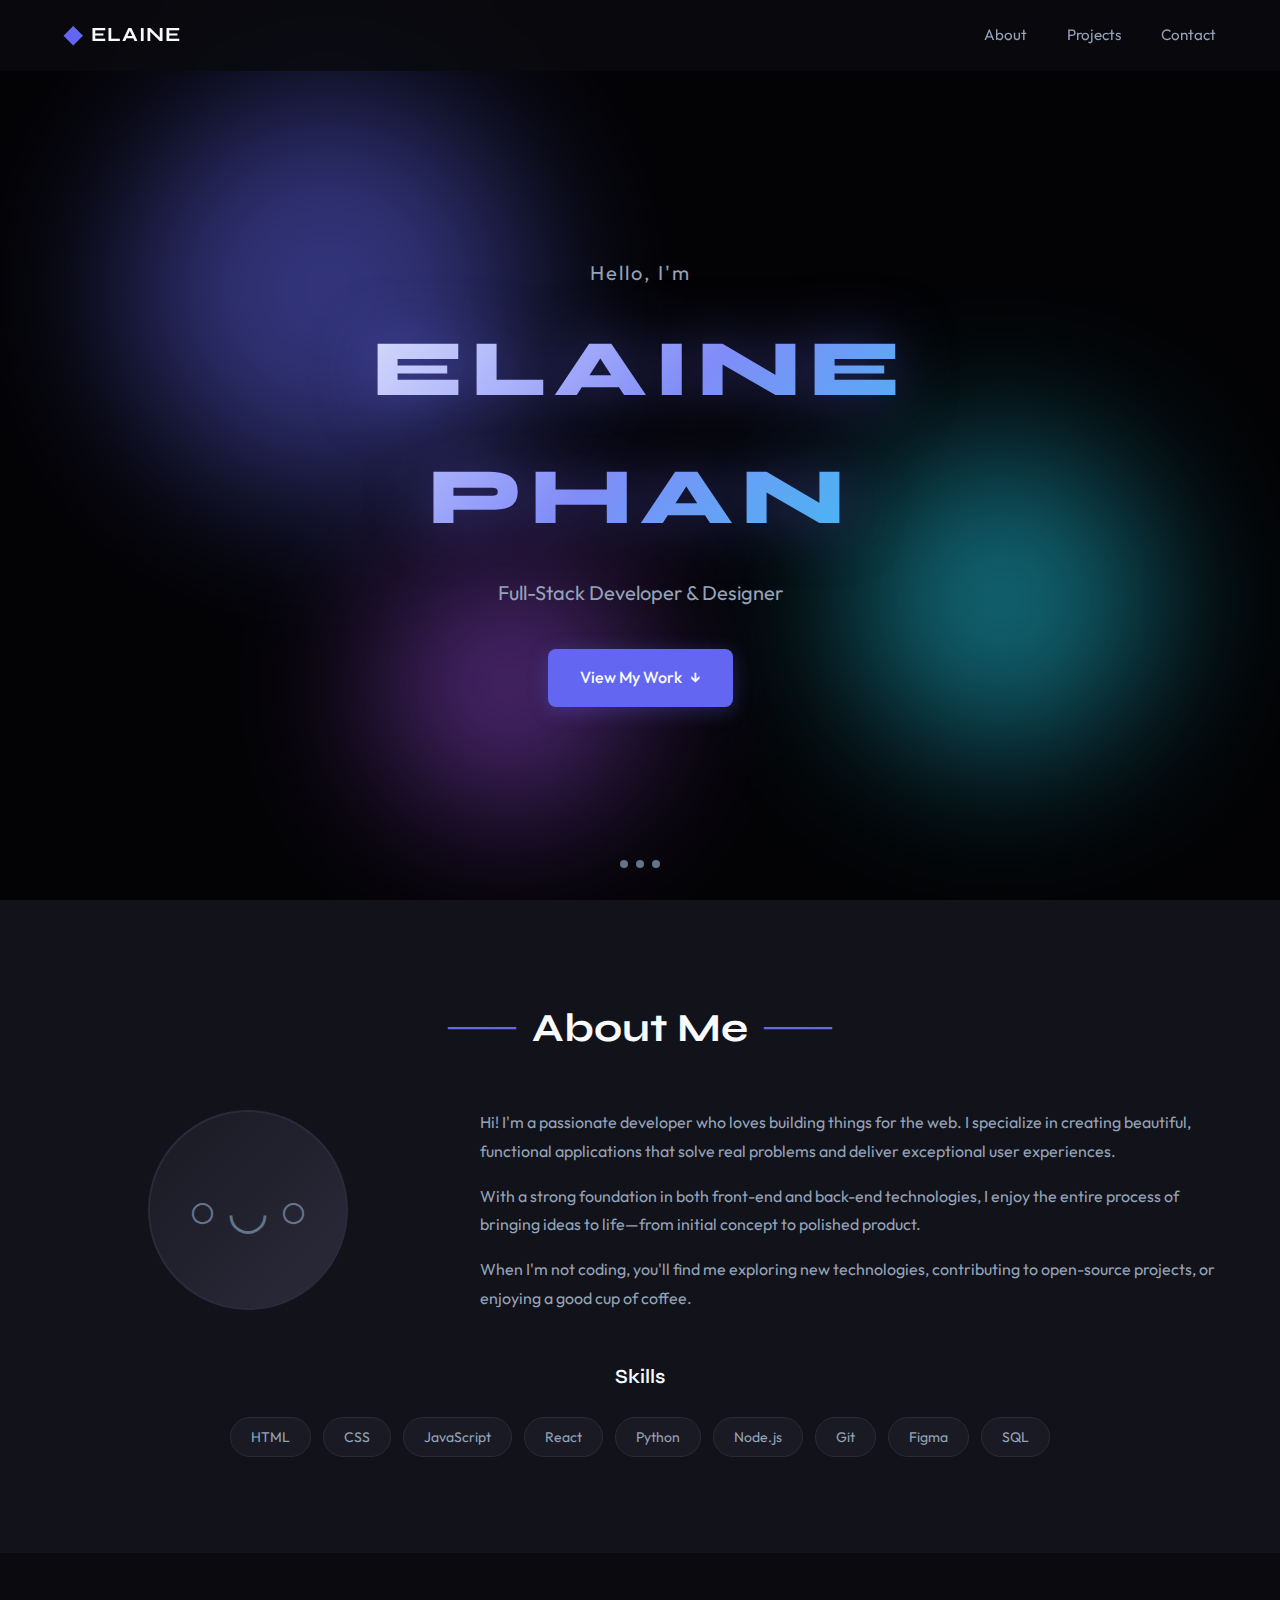
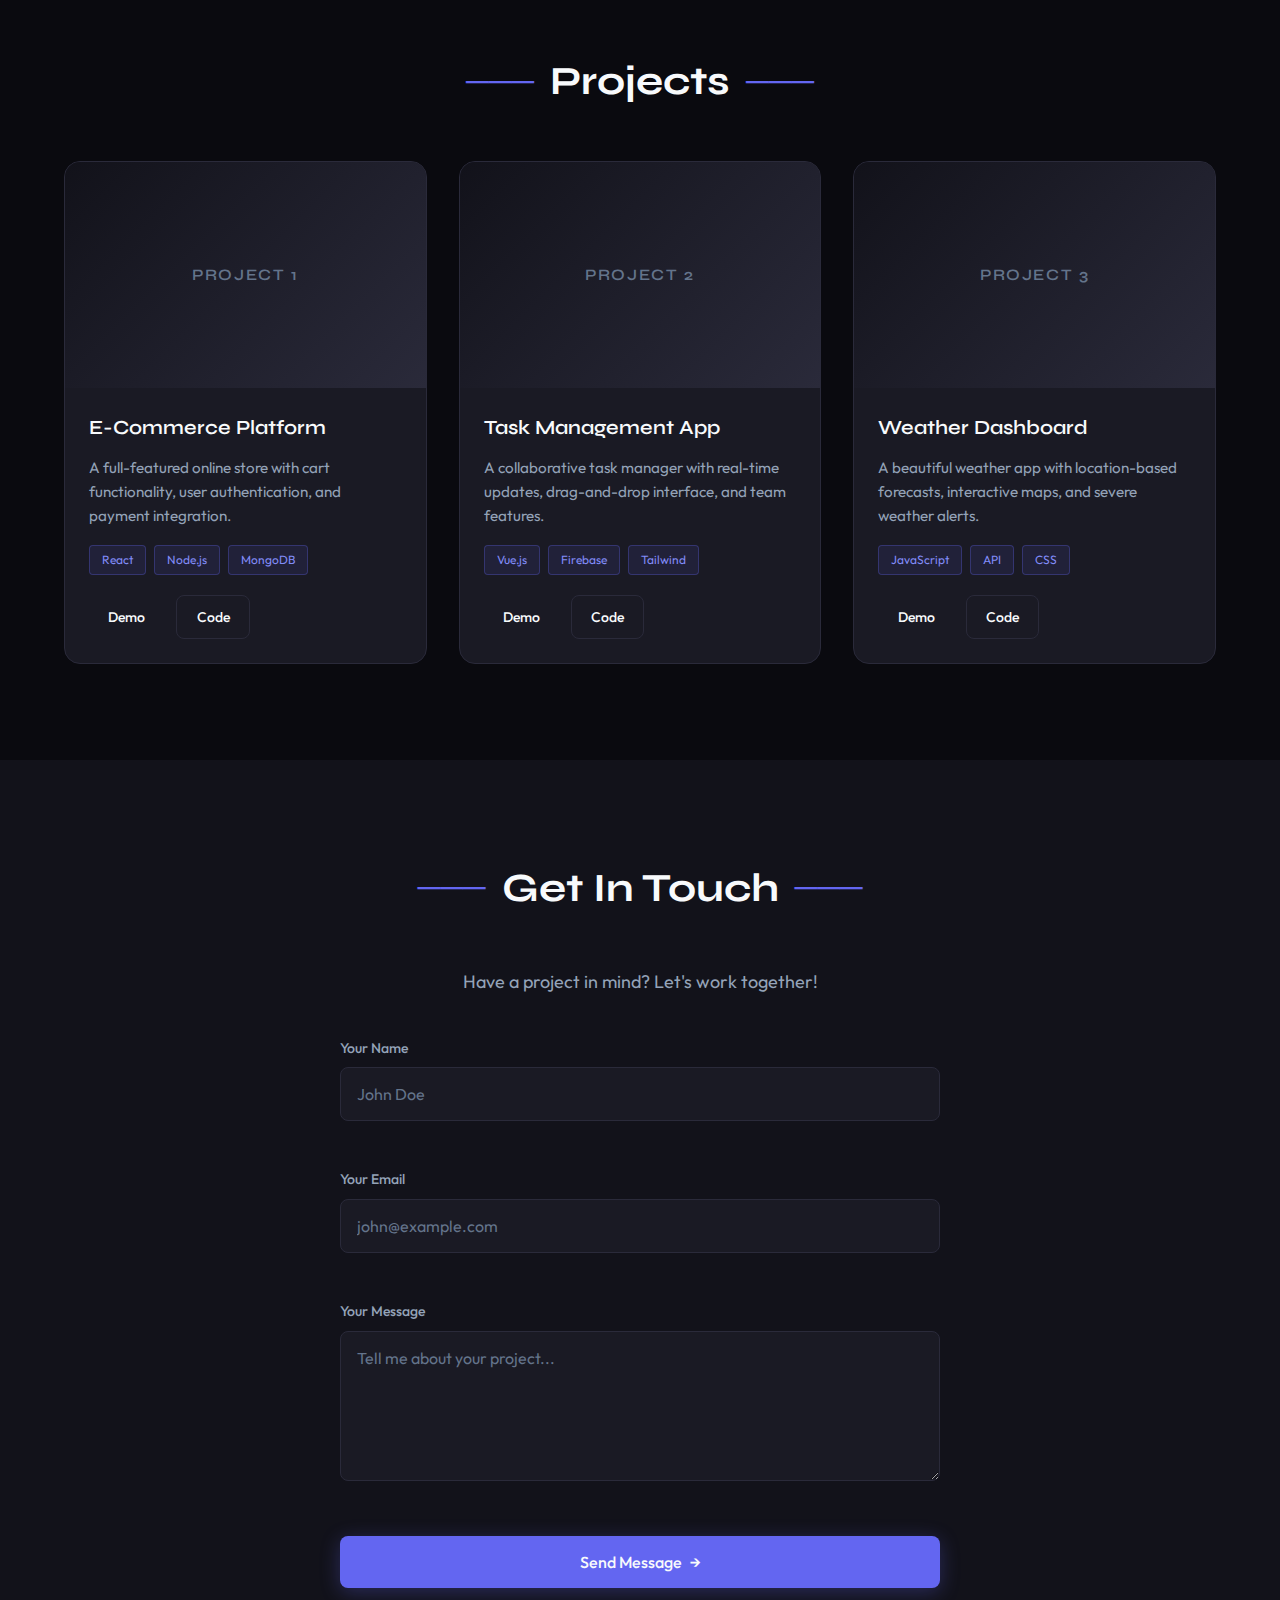
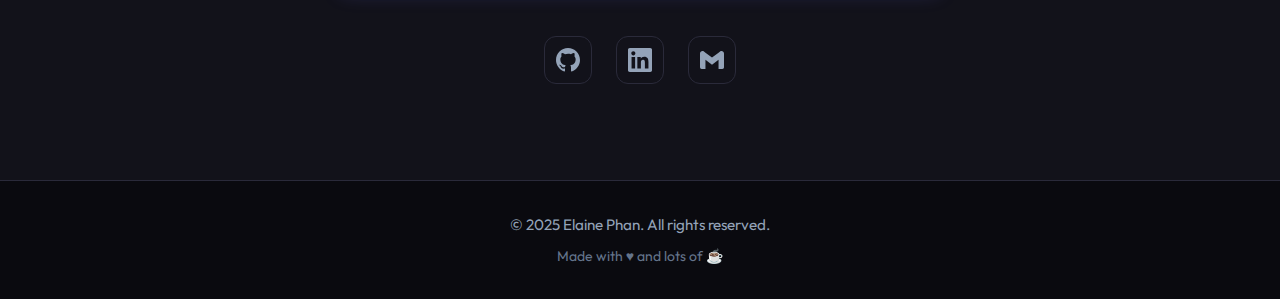
<file: index.html>
<!DOCTYPE html>
<html lang="en">
<head>
    <meta charset="UTF-8">
    <meta name="viewport" content="width=device-width, initial-scale=1.0">
    <title>Elaine Phan | Full-Stack Developer</title>
    <link rel="preconnect" href="https://fonts.googleapis.com">
    <link rel="preconnect" href="https://fonts.gstatic.com" crossorigin>
    <link href="https://fonts.googleapis.com/css2?family=Outfit:wght@300;400;500;600;700&family=Syne:wght@400;500;600;700;800&display=swap" rel="stylesheet">
    <link rel="stylesheet" href="style.css">
</head>
<body>
    <!-- Navigation -->
    <nav class="navbar" id="navbar">
        <div class="nav-container">
            <a href="#hero" class="nav-logo">
                <span class="logo-icon">◆</span>
                <span class="logo-text">ELAINE</span>
            </a>
            <ul class="nav-menu" id="nav-menu">
                <li><a href="#about" class="nav-link">About</a></li>
                <li><a href="#projects" class="nav-link">Projects</a></li>
                <li><a href="#contact" class="nav-link">Contact</a></li>
            </ul>
            <button class="nav-toggle" id="nav-toggle" aria-label="Toggle navigation">
                <span class="hamburger"></span>
            </button>
        </div>
    </nav>

    <!-- Hero Section -->
    <section class="hero" id="hero">
        <div class="hero-bg">
            <div class="hero-shape hero-shape-1"></div>
            <div class="hero-shape hero-shape-2"></div>
            <div class="hero-shape hero-shape-3"></div>
        </div>
        <div class="hero-content">
            <p class="hero-greeting">Hello, I'm</p>
            <h1 class="hero-name">ELAINE PHAN</h1>
            <p class="hero-tagline">Full-Stack Developer & Designer</p>
            <a href="#projects" class="btn btn-primary">
                View My Work
                <span class="btn-arrow">↓</span>
            </a>
        </div>
        <div class="scroll-indicator">
            <span class="scroll-dot"></span>
            <span class="scroll-dot"></span>
            <span class="scroll-dot"></span>
        </div>
    </section>

    <!-- About Section -->
    <section class="about" id="about">
        <div class="container">
            <h2 class="section-title">
                <span class="title-decoration">───</span>
                About Me
                <span class="title-decoration">───</span>
            </h2>
            <div class="about-content">
                <div class="about-image">
                    <div class="image-placeholder">
                        <span class="placeholder-face">○ ◡ ○</span>
                    </div>
                </div>
                <div class="about-text">
                    <p>Hi! I'm a passionate developer who loves building things for the web. I specialize in creating beautiful, functional applications that solve real problems and deliver exceptional user experiences.</p>
                    <p>With a strong foundation in both front-end and back-end technologies, I enjoy the entire process of bringing ideas to life—from initial concept to polished product.</p>
                    <p>When I'm not coding, you'll find me exploring new technologies, contributing to open-source projects, or enjoying a good cup of coffee.</p>
                </div>
            </div>
            <div class="skills">
                <h3 class="skills-title">Skills</h3>
                <div class="skills-grid">
                    <span class="skill-tag">HTML</span>
                    <span class="skill-tag">CSS</span>
                    <span class="skill-tag">JavaScript</span>
                    <span class="skill-tag">React</span>
                    <span class="skill-tag">Python</span>
                    <span class="skill-tag">Node.js</span>
                    <span class="skill-tag">Git</span>
                    <span class="skill-tag">Figma</span>
                    <span class="skill-tag">SQL</span>
                </div>
            </div>
        </div>
    </section>

    <!-- Projects Section -->
    <section class="projects" id="projects">
        <div class="container">
            <h2 class="section-title">
                <span class="title-decoration">───</span>
                Projects
                <span class="title-decoration">───</span>
            </h2>
            <div class="projects-grid">
                <!-- Project Card 1 -->
                <article class="project-card">
                    <div class="project-image">
                        <div class="project-placeholder">
                            <span>PROJECT 1</span>
                        </div>
                    </div>
                    <div class="project-info">
                        <h3 class="project-title">E-Commerce Platform</h3>
                        <p class="project-description">A full-featured online store with cart functionality, user authentication, and payment integration.</p>
                        <div class="project-tags">
                            <span class="tech-tag">React</span>
                            <span class="tech-tag">Node.js</span>
                            <span class="tech-tag">MongoDB</span>
                        </div>
                        <div class="project-links">
                            <a href="#" class="btn btn-small">Demo</a>
                            <a href="#" class="btn btn-small btn-outline">Code</a>
                        </div>
                    </div>
                </article>

                <!-- Project Card 2 -->
                <article class="project-card">
                    <div class="project-image">
                        <div class="project-placeholder">
                            <span>PROJECT 2</span>
                        </div>
                    </div>
                    <div class="project-info">
                        <h3 class="project-title">Task Management App</h3>
                        <p class="project-description">A collaborative task manager with real-time updates, drag-and-drop interface, and team features.</p>
                        <div class="project-tags">
                            <span class="tech-tag">Vue.js</span>
                            <span class="tech-tag">Firebase</span>
                            <span class="tech-tag">Tailwind</span>
                        </div>
                        <div class="project-links">
                            <a href="#" class="btn btn-small">Demo</a>
                            <a href="#" class="btn btn-small btn-outline">Code</a>
                        </div>
                    </div>
                </article>

                <!-- Project Card 3 -->
                <article class="project-card">
                    <div class="project-image">
                        <div class="project-placeholder">
                            <span>PROJECT 3</span>
                        </div>
                    </div>
                    <div class="project-info">
                        <h3 class="project-title">Weather Dashboard</h3>
                        <p class="project-description">A beautiful weather app with location-based forecasts, interactive maps, and severe weather alerts.</p>
                        <div class="project-tags">
                            <span class="tech-tag">JavaScript</span>
                            <span class="tech-tag">API</span>
                            <span class="tech-tag">CSS</span>
                        </div>
                        <div class="project-links">
                            <a href="#" class="btn btn-small">Demo</a>
                            <a href="#" class="btn btn-small btn-outline">Code</a>
                        </div>
                    </div>
                </article>
            </div>
        </div>
    </section>

    <!-- Contact Section -->
    <section class="contact" id="contact">
        <div class="container">
            <h2 class="section-title">
                <span class="title-decoration">───</span>
                Get In Touch
                <span class="title-decoration">───</span>
            </h2>
            <p class="contact-intro">Have a project in mind? Let's work together!</p>
            
            <form class="contact-form" id="contact-form">
                <div class="form-group">
                    <label for="name" class="form-label">Your Name</label>
                    <input type="text" id="name" name="name" class="form-input" placeholder="John Doe" required>
                    <span class="error-message" id="name-error"></span>
                </div>
                
                <div class="form-group">
                    <label for="email" class="form-label">Your Email</label>
                    <input type="email" id="email" name="email" class="form-input" placeholder="john@example.com" required>
                    <span class="error-message" id="email-error"></span>
                </div>
                
                <div class="form-group">
                    <label for="message" class="form-label">Your Message</label>
                    <textarea id="message" name="message" class="form-input form-textarea" placeholder="Tell me about your project..." rows="5" required></textarea>
                    <span class="error-message" id="message-error"></span>
                </div>
                
                <button type="submit" class="btn btn-primary btn-full">
                    Send Message
                    <span class="btn-arrow">→</span>
                </button>
            </form>

            <div class="form-success" id="form-success">
                <span class="success-icon">✓</span>
                <p>Thank you! Your message has been sent successfully.</p>
            </div>

            <div class="social-links">
                <a href="https://github.com" target="_blank" rel="noopener noreferrer" class="social-link" aria-label="GitHub">
                    <svg class="social-icon" viewBox="0 0 24 24" fill="currentColor">
                        <path d="M12 0C5.374 0 0 5.373 0 12c0 5.302 3.438 9.8 8.207 11.387.599.111.793-.261.793-.577v-2.234c-3.338.726-4.033-1.416-4.033-1.416-.546-1.387-1.333-1.756-1.333-1.756-1.089-.745.083-.729.083-.729 1.205.084 1.839 1.237 1.839 1.237 1.07 1.834 2.807 1.304 3.492.997.107-.775.418-1.305.762-1.604-2.665-.305-5.467-1.334-5.467-5.931 0-1.311.469-2.381 1.236-3.221-.124-.303-.535-1.524.117-3.176 0 0 1.008-.322 3.301 1.23A11.509 11.509 0 0112 5.803c1.02.005 2.047.138 3.006.404 2.291-1.552 3.297-1.23 3.297-1.23.653 1.653.242 2.874.118 3.176.77.84 1.235 1.911 1.235 3.221 0 4.609-2.807 5.624-5.479 5.921.43.372.823 1.102.823 2.222v3.293c0 .319.192.694.801.576C20.566 21.797 24 17.3 24 12c0-6.627-5.373-12-12-12z"/>
                    </svg>
                </a>
                <a href="https://linkedin.com" target="_blank" rel="noopener noreferrer" class="social-link" aria-label="LinkedIn">
                    <svg class="social-icon" viewBox="0 0 24 24" fill="currentColor">
                        <path d="M20.447 20.452h-3.554v-5.569c0-1.328-.027-3.037-1.852-3.037-1.853 0-2.136 1.445-2.136 2.939v5.667H9.351V9h3.414v1.561h.046c.477-.9 1.637-1.85 3.37-1.85 3.601 0 4.267 2.37 4.267 5.455v6.286zM5.337 7.433c-1.144 0-2.063-.926-2.063-2.065 0-1.138.92-2.063 2.063-2.063 1.14 0 2.064.925 2.064 2.063 0 1.139-.925 2.065-2.064 2.065zm1.782 13.019H3.555V9h3.564v11.452zM22.225 0H1.771C.792 0 0 .774 0 1.729v20.542C0 23.227.792 24 1.771 24h20.451C23.2 24 24 23.227 24 22.271V1.729C24 .774 23.2 0 22.222 0h.003z"/>
                    </svg>
                </a>
                <a href="mailto:hello@elainephan.com" class="social-link" aria-label="Email">
                    <svg class="social-icon" viewBox="0 0 24 24" fill="currentColor">
                        <path d="M24 5.457v13.909c0 .904-.732 1.636-1.636 1.636h-3.819V11.73L12 16.64l-6.545-4.91v9.273H1.636A1.636 1.636 0 010 19.366V5.457c0-2.023 2.309-3.178 3.927-1.964L5.455 4.64 12 9.548l6.545-4.91 1.528-1.145C21.69 2.28 24 3.434 24 5.457z"/>
                    </svg>
                </a>
            </div>
        </div>
    </section>

    <!-- Footer -->
    <footer class="footer">
        <div class="container">
            <p class="footer-text">© 2025 Elaine Phan. All rights reserved.</p>
            <p class="footer-subtext">Made with ♥ and lots of ☕</p>
        </div>
    </footer>

    <script src="script.js"></script>
</body>
</html>
</file>
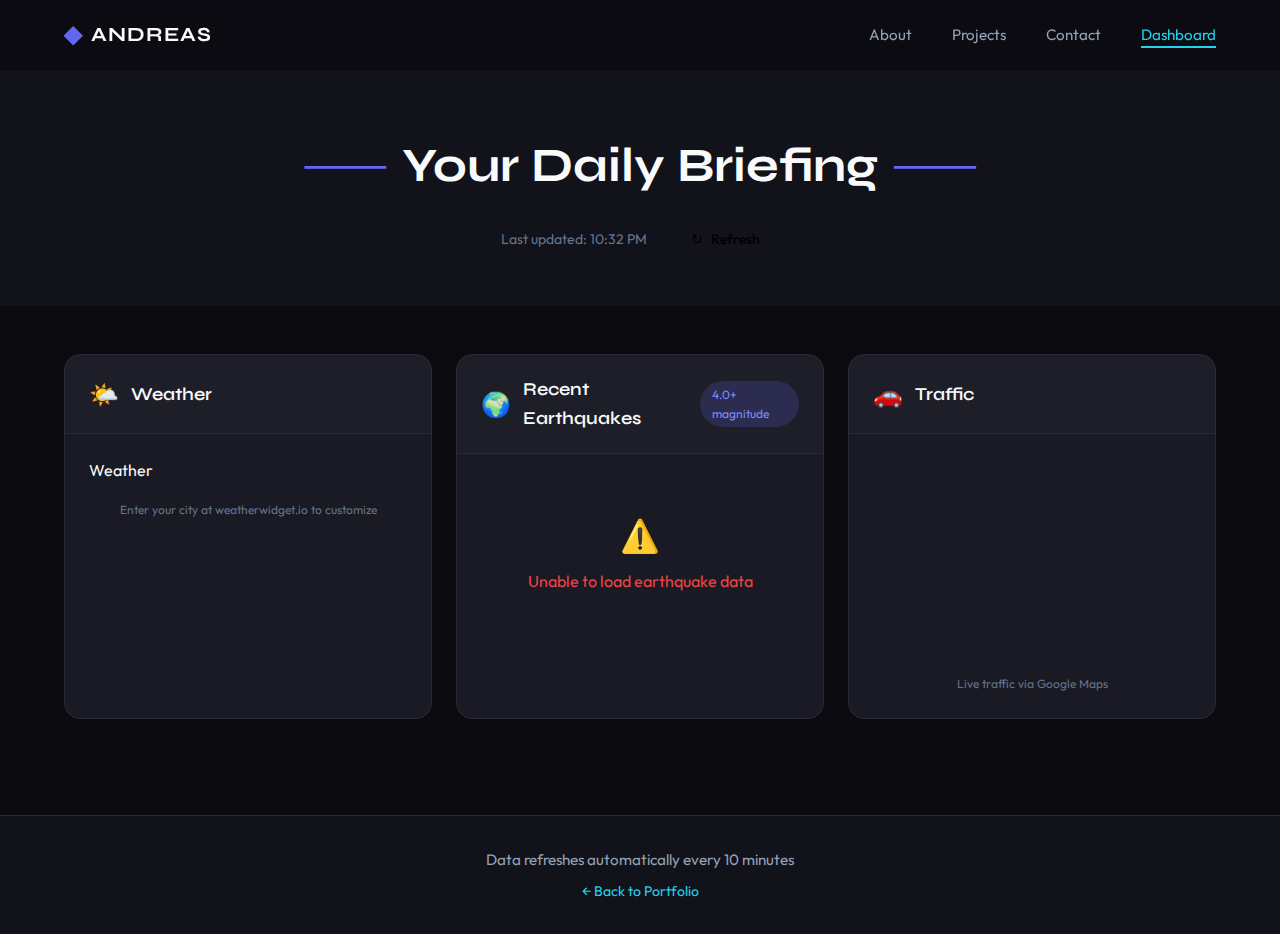
<file: dashboard.html>
<!DOCTYPE html>
<html lang="en">
<head>
    <meta charset="UTF-8">
    <meta name="viewport" content="width=device-width, initial-scale=1.0">
    <title>Dashboard | Andreas Taylor</title>
    <link rel="preconnect" href="https://fonts.googleapis.com">
    <link rel="preconnect" href="https://fonts.gstatic.com" crossorigin>
    <link href="https://fonts.googleapis.com/css2?family=Outfit:wght@300;400;500;600;700&family=Syne:wght@400;500;600;700;800&display=swap" rel="stylesheet">
    <link rel="stylesheet" href="style.css">
    <link rel="stylesheet" href="dashboard.css">
</head>
<body>
    <!-- Navigation -->
    <nav class="navbar" id="navbar">
        <div class="nav-container">
            <a href="index.html" class="nav-logo">
                <span class="logo-icon">◆</span>
                <span class="logo-text">ANDREAS</span>
            </a>
            <ul class="nav-menu" id="nav-menu">
                <li><a href="index.html#about" class="nav-link">About</a></li>
                <li><a href="index.html#projects" class="nav-link">Projects</a></li>
                <li><a href="index.html#contact" class="nav-link">Contact</a></li>
                <li><a href="dashboard.html" class="nav-link active">Dashboard</a></li>
            </ul>
            <button class="nav-toggle" id="nav-toggle" aria-label="Toggle navigation">
                <span class="hamburger"></span>
            </button>
        </div>
    </nav>

    <!-- Dashboard Header -->
    <section class="dashboard-header">
        <div class="container">
            <h1 class="dashboard-title">
                <span class="title-decoration">───</span>
                Your Daily Briefing
                <span class="title-decoration">───</span>
            </h1>
            <div class="dashboard-meta">
                <span class="last-updated" id="last-updated">Last updated: --</span>
                <button class="btn btn-small refresh-btn" id="refresh-btn">
                    <span class="refresh-icon">↻</span> Refresh
                </button>
            </div>
        </div>
    </section>

    <!-- Dashboard Grid -->
    <section class="dashboard-grid">
        <div class="container">
            <div class="widgets-grid">
                
                <!-- Weather Widget -->
                <div class="widget widget-weather">
                    <div class="widget-header">
                        <span class="widget-icon">🌤️</span>
                        <h3 class="widget-title">Weather</h3>
                    </div>
                    <div class="widget-content" id="weather-widget">
                        <div class="widget-embed">
                            <a class="weatherwidget-io" href="https://forecast7.com/en/37d77n122d42/san-francisco/" data-label_1="SAN FRANCISCO" data-label_2="WEATHER" data-theme="original" data-basecolor="#1a1a24" data-textcolor="#f8fafc" data-highcolor="#22d3ee" data-lowcolor="#6366f1" data-suncolor="#fbbf24" data-cloudfill="#64748b">Weather</a>
                            <script>
                            !function(d,s,id){var js,fjs=d.getElementsByTagName(s)[0];if(!d.getElementById(id)){js=d.createElement(s);js.id=id;js.src='https://weatherwidget.io/js/widget.min.js';fjs.parentNode.insertBefore(js,fjs);}}(document,'script','weatherwidget-io-js');
                            </script>
                        </div>
                        <p class="widget-note">Enter your city at weatherwidget.io to customize</p>
                    </div>
                </div>

                <!-- Earthquakes Widget -->
                <div class="widget widget-earthquakes">
                    <div class="widget-header">
                        <span class="widget-icon">🌍</span>
                        <h3 class="widget-title">Recent Earthquakes</h3>
                        <span class="widget-badge">4.0+ magnitude</span>
                    </div>
                    <div class="widget-content" id="earthquake-widget">
                        <div class="widget-loading">
                            <div class="loading-spinner"></div>
                            <p>Loading earthquake data...</p>
                        </div>
                    </div>
                </div>

                <!-- Traffic Widget -->
                <div class="widget widget-traffic">
                    <div class="widget-header">
                        <span class="widget-icon">🚗</span>
                        <h3 class="widget-title">Traffic</h3>
                    </div>
                    <div class="widget-content" id="traffic-widget">
                        <div class="widget-embed traffic-embed">
                            <iframe 
                                src="https://www.google.com/maps/embed?pb=!1m14!1m12!1m3!1d50470.06444570516!2d-122.43149385!3d37.77492945!2m3!1f0!2f0!3f0!3m2!1i1024!2i768!4f13.1!5e0!3m2!1sen!2sus!4v1234567890&layer=traffic"
                                width="100%" 
                                height="200" 
                                style="border:0; border-radius: 8px;" 
                                allowfullscreen="" 
                                loading="lazy" 
                                referrerpolicy="no-referrer-when-downgrade">
                            </iframe>
                        </div>
                        <p class="widget-note">Live traffic via Google Maps</p>
                    </div>
                </div>

            </div>
        </div>
    </section>

    <!-- Footer -->
    <footer class="footer dashboard-footer">
        <div class="container">
            <p class="footer-text">Data refreshes automatically every 10 minutes</p>
            <p class="footer-subtext">
                <a href="index.html">← Back to Portfolio</a>
            </p>
        </div>
    </footer>

    <script src="dashboard.js"></script>
</body>
</html>
</file>
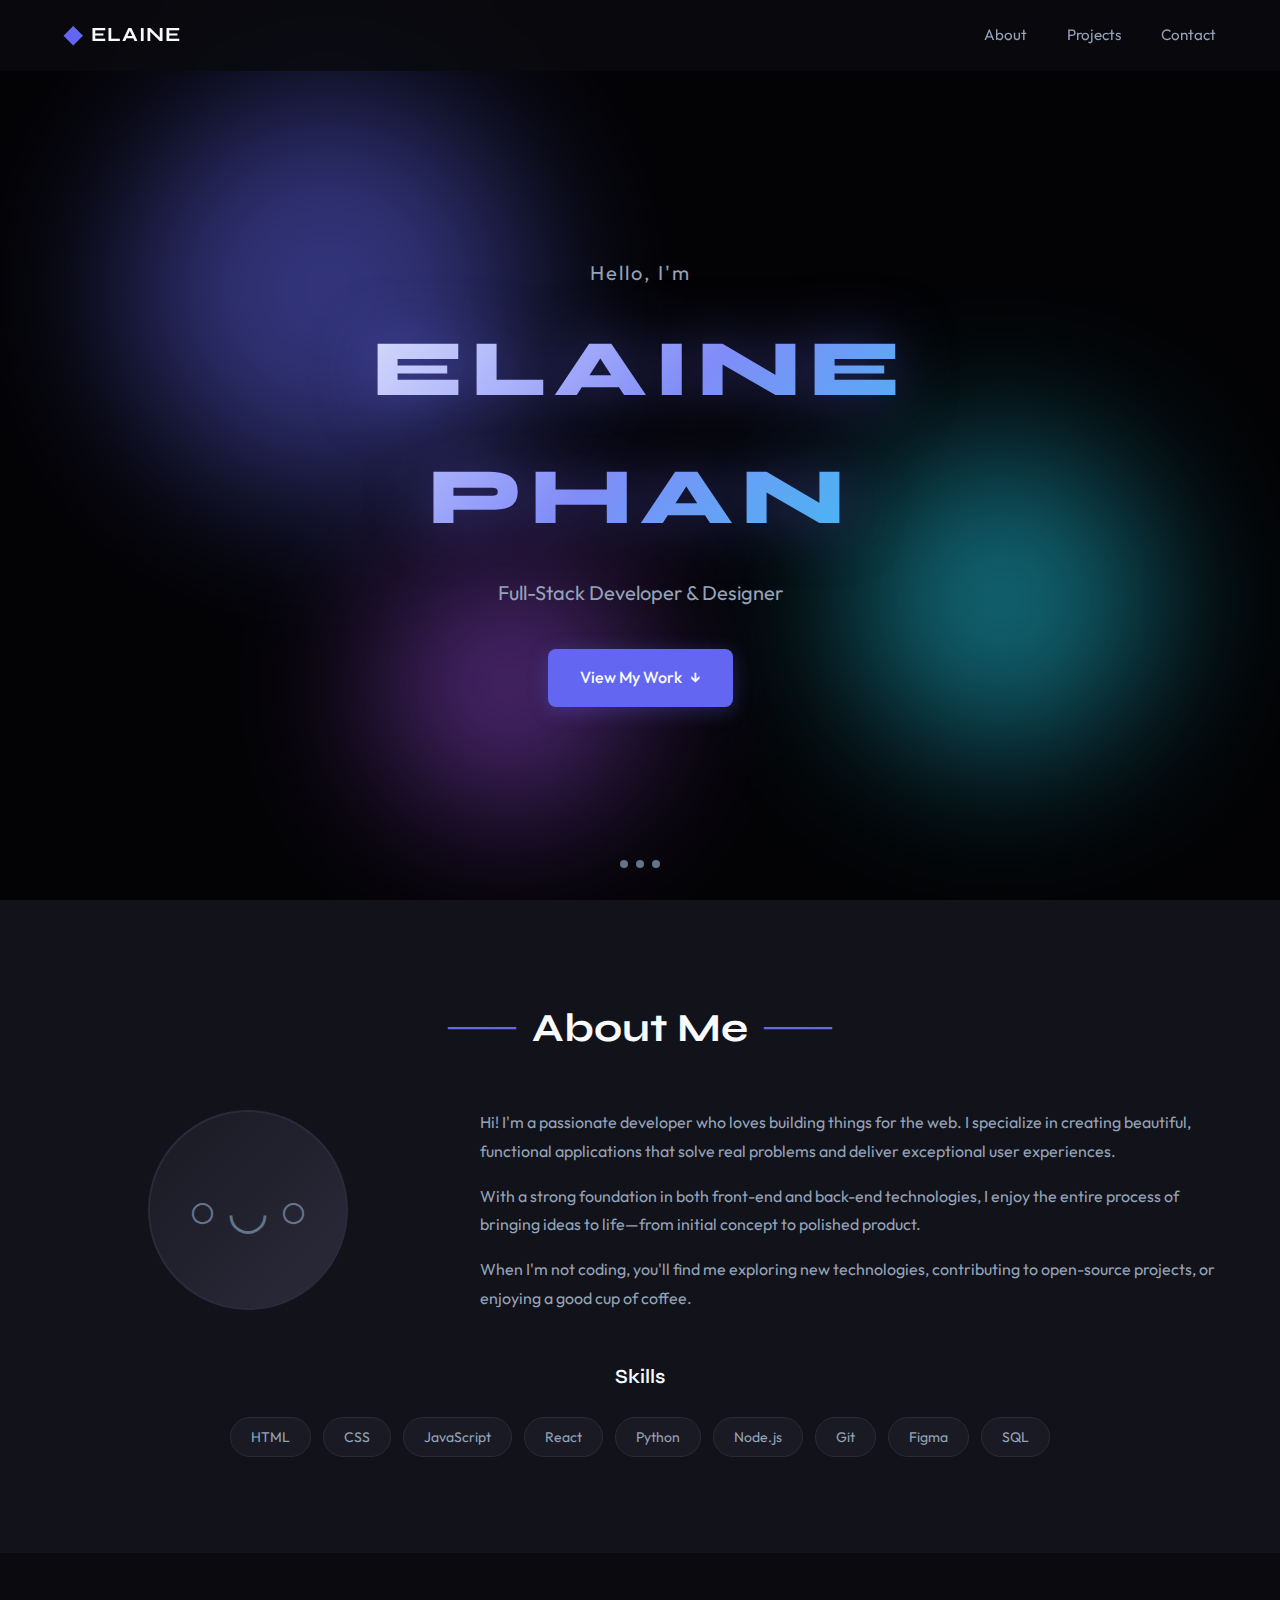
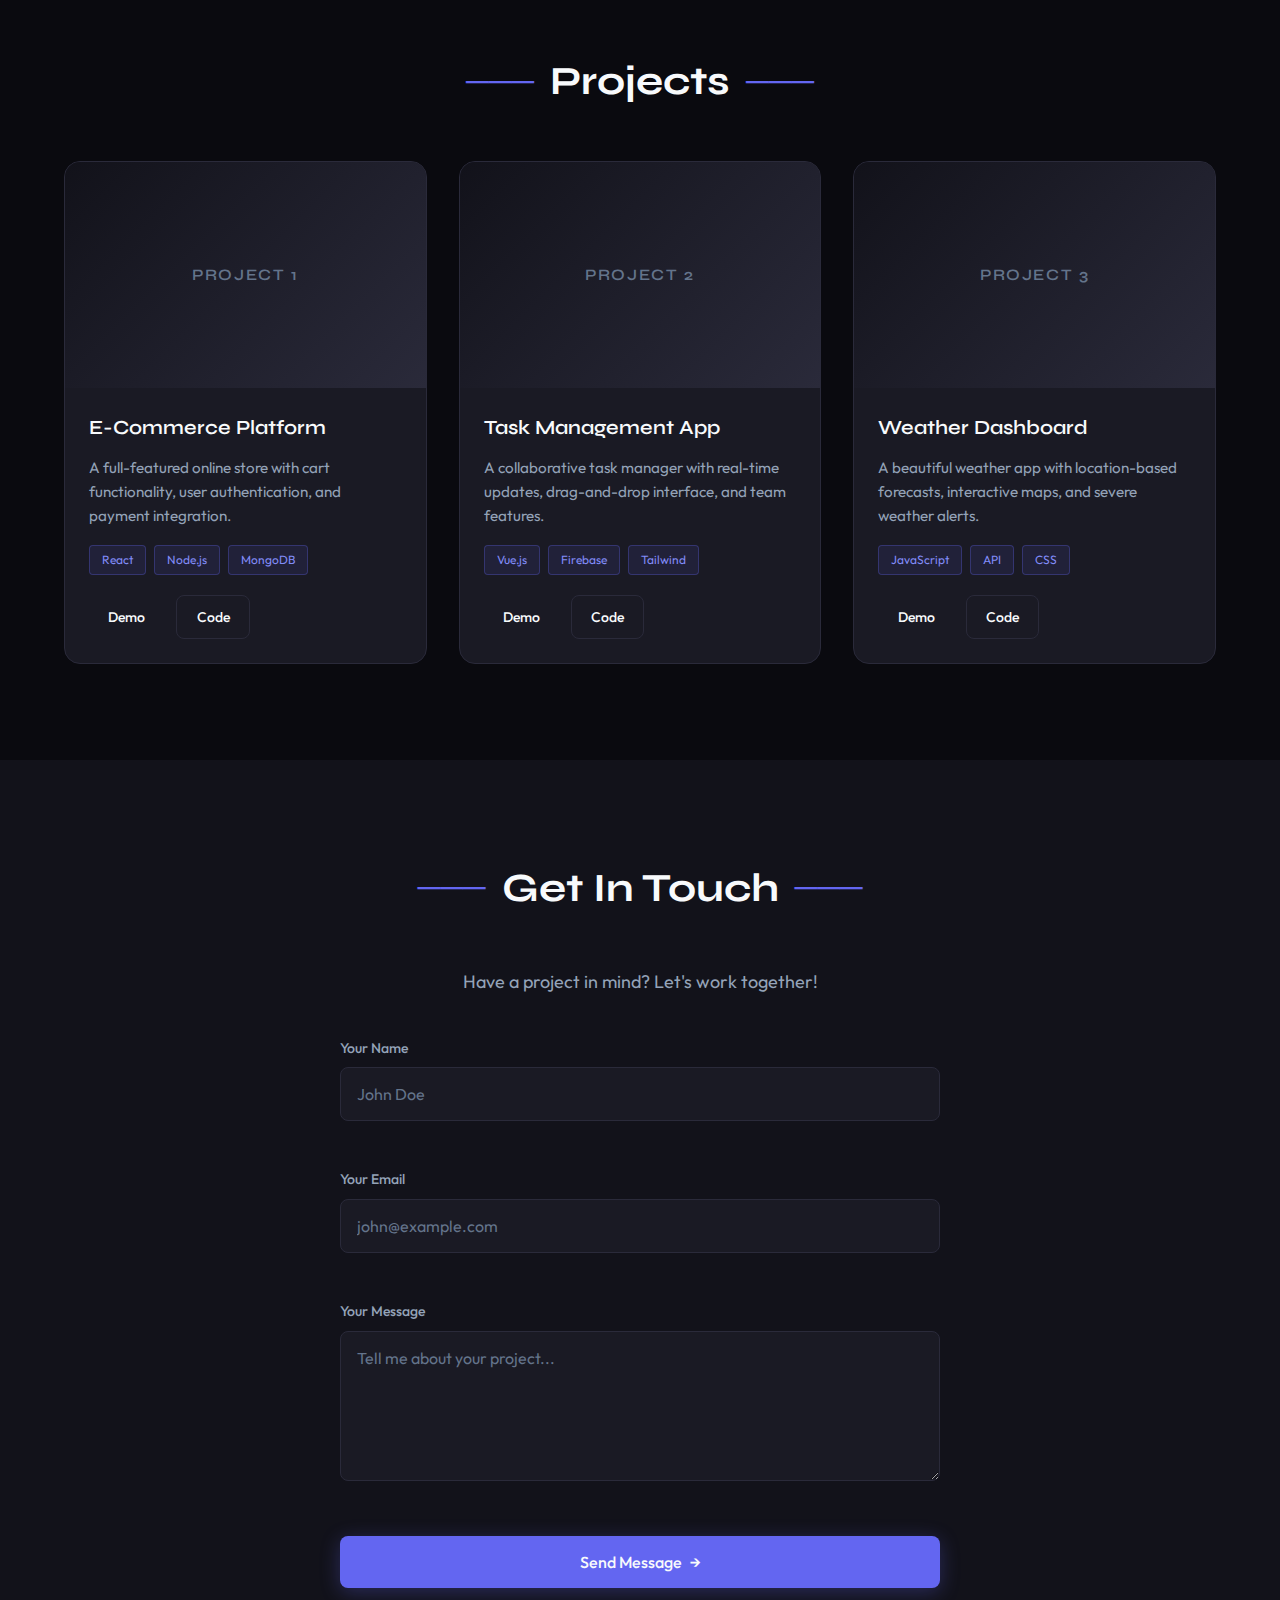
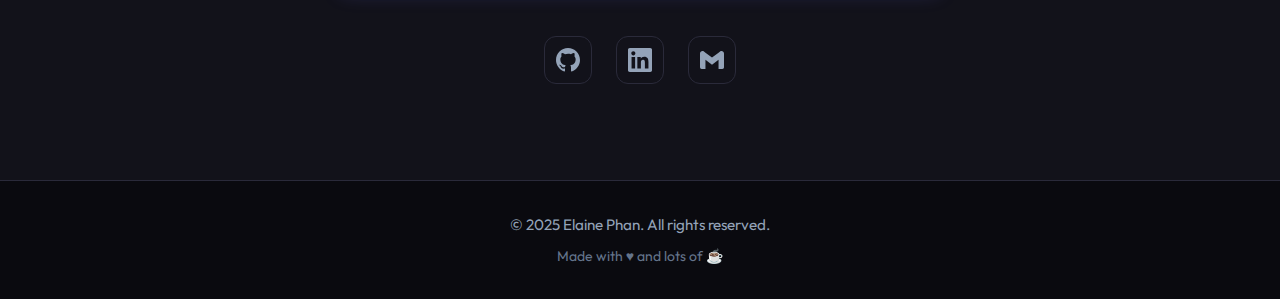
<file: personalwebsite.html>
<!DOCTYPE html>
<html lang="en">
<head>
    <meta charset="UTF-8">
    <meta name="viewport" content="width=device-width, initial-scale=1.0">
    <title>Elaine Phan | Full-Stack Developer</title>
    <link rel="preconnect" href="https://fonts.googleapis.com">
    <link rel="preconnect" href="https://fonts.gstatic.com" crossorigin>
    <link href="https://fonts.googleapis.com/css2?family=Outfit:wght@300;400;500;600;700&family=Syne:wght@400;500;600;700;800&display=swap" rel="stylesheet">
    <link rel="stylesheet" href="style.css">
</head>
<body>
    <!-- Navigation -->
    <nav class="navbar" id="navbar">
        <div class="nav-container">
            <a href="#hero" class="nav-logo">
                <span class="logo-icon">◆</span>
                <span class="logo-text">ELAINE</span>
            </a>
            <ul class="nav-menu" id="nav-menu">
                <li><a href="#about" class="nav-link">About</a></li>
                <li><a href="#projects" class="nav-link">Projects</a></li>
                <li><a href="#contact" class="nav-link">Contact</a></li>
            </ul>
            <button class="nav-toggle" id="nav-toggle" aria-label="Toggle navigation">
                <span class="hamburger"></span>
            </button>
        </div>
    </nav>

    <!-- Hero Section -->
    <section class="hero" id="hero">
        <div class="hero-bg">
            <div class="hero-shape hero-shape-1"></div>
            <div class="hero-shape hero-shape-2"></div>
            <div class="hero-shape hero-shape-3"></div>
        </div>
        <div class="hero-content">
            <p class="hero-greeting">Hello, I'm</p>
            <h1 class="hero-name">ELAINE PHAN</h1>
            <p class="hero-tagline">Full-Stack Developer & Designer</p>
            <a href="#projects" class="btn btn-primary">
                View My Work
                <span class="btn-arrow">↓</span>
            </a>
        </div>
        <div class="scroll-indicator">
            <span class="scroll-dot"></span>
            <span class="scroll-dot"></span>
            <span class="scroll-dot"></span>
        </div>
    </section>

    <!-- About Section -->
    <section class="about" id="about">
        <div class="container">
            <h2 class="section-title">
                <span class="title-decoration">───</span>
                About Me
                <span class="title-decoration">───</span>
            </h2>
            <div class="about-content">
                <div class="about-image">
                    <div class="image-placeholder">
                        <span class="placeholder-face">○ ◡ ○</span>
                    </div>
                </div>
                <div class="about-text">
                    <p>Hi! I'm a passionate developer who loves building things for the web. I specialize in creating beautiful, functional applications that solve real problems and deliver exceptional user experiences.</p>
                    <p>With a strong foundation in both front-end and back-end technologies, I enjoy the entire process of bringing ideas to life—from initial concept to polished product.</p>
                    <p>When I'm not coding, you'll find me exploring new technologies, contributing to open-source projects, or enjoying a good cup of coffee.</p>
                </div>
            </div>
            <div class="skills">
                <h3 class="skills-title">Skills</h3>
                <div class="skills-grid">
                    <span class="skill-tag">HTML</span>
                    <span class="skill-tag">CSS</span>
                    <span class="skill-tag">JavaScript</span>
                    <span class="skill-tag">React</span>
                    <span class="skill-tag">Python</span>
                    <span class="skill-tag">Node.js</span>
                    <span class="skill-tag">Git</span>
                    <span class="skill-tag">Figma</span>
                    <span class="skill-tag">SQL</span>
                </div>
            </div>
        </div>
    </section>

    <!-- Projects Section -->
    <section class="projects" id="projects">
        <div class="container">
            <h2 class="section-title">
                <span class="title-decoration">───</span>
                Projects
                <span class="title-decoration">───</span>
            </h2>
            <div class="projects-grid">
                <!-- Project Card 1 -->
                <article class="project-card">
                    <div class="project-image">
                        <div class="project-placeholder">
                            <span>PROJECT 1</span>
                        </div>
                    </div>
                    <div class="project-info">
                        <h3 class="project-title">E-Commerce Platform</h3>
                        <p class="project-description">A full-featured online store with cart functionality, user authentication, and payment integration.</p>
                        <div class="project-tags">
                            <span class="tech-tag">React</span>
                            <span class="tech-tag">Node.js</span>
                            <span class="tech-tag">MongoDB</span>
                        </div>
                        <div class="project-links">
                            <a href="#" class="btn btn-small">Demo</a>
                            <a href="#" class="btn btn-small btn-outline">Code</a>
                        </div>
                    </div>
                </article>

                <!-- Project Card 2 -->
                <article class="project-card">
                    <div class="project-image">
                        <div class="project-placeholder">
                            <span>PROJECT 2</span>
                        </div>
                    </div>
                    <div class="project-info">
                        <h3 class="project-title">Task Management App</h3>
                        <p class="project-description">A collaborative task manager with real-time updates, drag-and-drop interface, and team features.</p>
                        <div class="project-tags">
                            <span class="tech-tag">Vue.js</span>
                            <span class="tech-tag">Firebase</span>
                            <span class="tech-tag">Tailwind</span>
                        </div>
                        <div class="project-links">
                            <a href="#" class="btn btn-small">Demo</a>
                            <a href="#" class="btn btn-small btn-outline">Code</a>
                        </div>
                    </div>
                </article>

                <!-- Project Card 3 -->
                <article class="project-card">
                    <div class="project-image">
                        <div class="project-placeholder">
                            <span>PROJECT 3</span>
                        </div>
                    </div>
                    <div class="project-info">
                        <h3 class="project-title">Weather Dashboard</h3>
                        <p class="project-description">A beautiful weather app with location-based forecasts, interactive maps, and severe weather alerts.</p>
                        <div class="project-tags">
                            <span class="tech-tag">JavaScript</span>
                            <span class="tech-tag">API</span>
                            <span class="tech-tag">CSS</span>
                        </div>
                        <div class="project-links">
                            <a href="#" class="btn btn-small">Demo</a>
                            <a href="#" class="btn btn-small btn-outline">Code</a>
                        </div>
                    </div>
                </article>
            </div>
        </div>
    </section>

    <!-- Contact Section -->
    <section class="contact" id="contact">
        <div class="container">
            <h2 class="section-title">
                <span class="title-decoration">───</span>
                Get In Touch
                <span class="title-decoration">───</span>
            </h2>
            <p class="contact-intro">Have a project in mind? Let's work together!</p>
            
            <form class="contact-form" id="contact-form">
                <div class="form-group">
                    <label for="name" class="form-label">Your Name</label>
                    <input type="text" id="name" name="name" class="form-input" placeholder="John Doe" required>
                    <span class="error-message" id="name-error"></span>
                </div>
                
                <div class="form-group">
                    <label for="email" class="form-label">Your Email</label>
                    <input type="email" id="email" name="email" class="form-input" placeholder="john@example.com" required>
                    <span class="error-message" id="email-error"></span>
                </div>
                
                <div class="form-group">
                    <label for="message" class="form-label">Your Message</label>
                    <textarea id="message" name="message" class="form-input form-textarea" placeholder="Tell me about your project..." rows="5" required></textarea>
                    <span class="error-message" id="message-error"></span>
                </div>
                
                <button type="submit" class="btn btn-primary btn-full">
                    Send Message
                    <span class="btn-arrow">→</span>
                </button>
            </form>

            <div class="form-success" id="form-success">
                <span class="success-icon">✓</span>
                <p>Thank you! Your message has been sent successfully.</p>
            </div>

            <div class="social-links">
                <a href="https://github.com" target="_blank" rel="noopener noreferrer" class="social-link" aria-label="GitHub">
                    <svg class="social-icon" viewBox="0 0 24 24" fill="currentColor">
                        <path d="M12 0C5.374 0 0 5.373 0 12c0 5.302 3.438 9.8 8.207 11.387.599.111.793-.261.793-.577v-2.234c-3.338.726-4.033-1.416-4.033-1.416-.546-1.387-1.333-1.756-1.333-1.756-1.089-.745.083-.729.083-.729 1.205.084 1.839 1.237 1.839 1.237 1.07 1.834 2.807 1.304 3.492.997.107-.775.418-1.305.762-1.604-2.665-.305-5.467-1.334-5.467-5.931 0-1.311.469-2.381 1.236-3.221-.124-.303-.535-1.524.117-3.176 0 0 1.008-.322 3.301 1.23A11.509 11.509 0 0112 5.803c1.02.005 2.047.138 3.006.404 2.291-1.552 3.297-1.23 3.297-1.23.653 1.653.242 2.874.118 3.176.77.84 1.235 1.911 1.235 3.221 0 4.609-2.807 5.624-5.479 5.921.43.372.823 1.102.823 2.222v3.293c0 .319.192.694.801.576C20.566 21.797 24 17.3 24 12c0-6.627-5.373-12-12-12z"/>
                    </svg>
                </a>
                <a href="https://linkedin.com" target="_blank" rel="noopener noreferrer" class="social-link" aria-label="LinkedIn">
                    <svg class="social-icon" viewBox="0 0 24 24" fill="currentColor">
                        <path d="M20.447 20.452h-3.554v-5.569c0-1.328-.027-3.037-1.852-3.037-1.853 0-2.136 1.445-2.136 2.939v5.667H9.351V9h3.414v1.561h.046c.477-.9 1.637-1.85 3.37-1.85 3.601 0 4.267 2.37 4.267 5.455v6.286zM5.337 7.433c-1.144 0-2.063-.926-2.063-2.065 0-1.138.92-2.063 2.063-2.063 1.14 0 2.064.925 2.064 2.063 0 1.139-.925 2.065-2.064 2.065zm1.782 13.019H3.555V9h3.564v11.452zM22.225 0H1.771C.792 0 0 .774 0 1.729v20.542C0 23.227.792 24 1.771 24h20.451C23.2 24 24 23.227 24 22.271V1.729C24 .774 23.2 0 22.222 0h.003z"/>
                    </svg>
                </a>
                <a href="mailto:hello@elainephan.com" class="social-link" aria-label="Email">
                    <svg class="social-icon" viewBox="0 0 24 24" fill="currentColor">
                        <path d="M24 5.457v13.909c0 .904-.732 1.636-1.636 1.636h-3.819V11.73L12 16.64l-6.545-4.91v9.273H1.636A1.636 1.636 0 010 19.366V5.457c0-2.023 2.309-3.178 3.927-1.964L5.455 4.64 12 9.548l6.545-4.91 1.528-1.145C21.69 2.28 24 3.434 24 5.457z"/>
                    </svg>
                </a>
            </div>
        </div>
    </section>

    <!-- Footer -->
    <footer class="footer">
        <div class="container">
            <p class="footer-text">© 2025 Elaine Phan. All rights reserved.</p>
            <p class="footer-subtext">Made with ♥ and lots of ☕</p>
        </div>
    </footer>

    <script src="script.js"></script>
</body>
</html>
</file>
<file: dashboard.css>
/* ========================================
   Dashboard Styles
======================================== */

/* Dashboard Header */
.dashboard-header {
    padding: 8rem 2rem 3rem;
    text-align: center;
    background: var(--bg-secondary);
}

.dashboard-title {
    font-family: var(--font-heading);
    font-size: clamp(2rem, 5vw, 3rem);
    font-weight: 700;
    margin-bottom: 1rem;
    display: flex;
    align-items: center;
    justify-content: center;
    gap: 1rem;
}

.dashboard-location {
    font-size: 1.125rem;
    color: var(--text-secondary);
    margin-bottom: 1.5rem;
    display: flex;
    align-items: center;
    justify-content: center;
    gap: 0.5rem;
}

.location-icon {
    font-size: 1.25rem;
}

.dashboard-meta {
    display: flex;
    align-items: center;
    justify-content: center;
    gap: 1.5rem;
    flex-wrap: wrap;
}

.last-updated {
    font-size: 0.875rem;
    color: var(--text-muted);
}

.refresh-btn {
    display: flex;
    align-items: center;
    gap: 0.5rem;
}

.refresh-icon {
    display: inline-block;
    transition: transform 0.3s ease;
}

.refresh-btn:hover .refresh-icon {
    transform: rotate(180deg);
}

.refresh-btn.refreshing .refresh-icon {
    animation: spin 1s linear infinite;
}

@keyframes spin {
    from { transform: rotate(0deg); }
    to { transform: rotate(360deg); }
}

/* Dashboard Grid */
.dashboard-grid {
    padding: 3rem 2rem 6rem;
}

.widgets-grid {
    display: grid;
    grid-template-columns: repeat(auto-fit, minmax(350px, 1fr));
    gap: 1.5rem;
}

/* Widget Cards */
.widget {
    background: var(--bg-card);
    border: 1px solid var(--border);
    border-radius: 16px;
    overflow: hidden;
    transition: all var(--transition-medium);
}

.widget:hover {
    border-color: var(--primary);
    box-shadow: 0 10px 30px rgba(99, 102, 241, 0.1);
}

.widget-header {
    display: flex;
    align-items: center;
    gap: 0.75rem;
    padding: 1.25rem 1.5rem;
    border-bottom: 1px solid var(--border);
    background: rgba(255, 255, 255, 0.02);
}

.widget-icon {
    font-size: 1.5rem;
}

.widget-title {
    font-family: var(--font-heading);
    font-size: 1.125rem;
    font-weight: 600;
    flex-grow: 1;
}

.widget-badge {
    font-size: 0.75rem;
    padding: 0.25rem 0.75rem;
    background: rgba(99, 102, 241, 0.2);
    color: var(--primary-light);
    border-radius: 50px;
}

.widget-content {
    padding: 1.5rem;
    min-height: 180px;
}

.widget-note {
    font-size: 0.75rem;
    color: var(--text-muted);
    margin-top: 1rem;
    text-align: center;
}

/* Widget Loading State */
.widget-loading {
    display: flex;
    flex-direction: column;
    align-items: center;
    justify-content: center;
    min-height: 150px;
    gap: 1rem;
    color: var(--text-muted);
}

.loading-spinner {
    width: 40px;
    height: 40px;
    border: 3px solid var(--border);
    border-top-color: var(--primary);
    border-radius: 50%;
    animation: spin 1s linear infinite;
}

/* Widget Embed Containers */
.widget-embed {
    border-radius: 8px;
    overflow: hidden;
}

.widget-embed iframe {
    display: block;
}

/* Earthquake List Styles */
.earthquake-list {
    list-style: none;
    padding: 0;
    margin: 0;
}

.earthquake-item {
    display: flex;
    align-items: flex-start;
    gap: 1rem;
    padding: 1rem 0;
    border-bottom: 1px solid var(--border);
}

.earthquake-item:last-child {
    border-bottom: none;
    padding-bottom: 0;
}

.earthquake-item:first-child {
    padding-top: 0;
}

.earthquake-magnitude {
    display: flex;
    align-items: center;
    justify-content: center;
    min-width: 50px;
    height: 50px;
    border-radius: 8px;
    font-family: var(--font-heading);
    font-weight: 700;
    font-size: 1.125rem;
}

.magnitude-low {
    background: rgba(34, 197, 94, 0.2);
    color: #22c55e;
}

.magnitude-medium {
    background: rgba(251, 191, 36, 0.2);
    color: #fbbf24;
}

.magnitude-high {
    background: rgba(249, 115, 22, 0.2);
    color: #f97316;
}

.magnitude-severe {
    background: rgba(239, 68, 68, 0.2);
    color: #ef4444;
}

.earthquake-info {
    flex-grow: 1;
}

.earthquake-location {
    font-weight: 500;
    margin-bottom: 0.25rem;
    color: var(--text-primary);
}

.earthquake-time {
    font-size: 0.875rem;
    color: var(--text-muted);
}

.earthquake-empty {
    text-align: center;
    color: var(--text-muted);
    padding: 2rem 0;
}

/* Space Widget Styles */
.space-info {
    display: flex;
    flex-direction: column;
    gap: 1.5rem;
}

.iss-location {
    display: flex;
    align-items: center;
    gap: 1rem;
}

.iss-icon {
    font-size: 2.5rem;
}

.iss-details h4 {
    font-family: var(--font-heading);
    font-weight: 600;
    margin-bottom: 0.25rem;
}

.iss-coords {
    font-size: 0.875rem;
    color: var(--text-muted);
    font-family: monospace;
}

.astronaut-count {
    display: flex;
    align-items: center;
    gap: 1rem;
    padding: 1rem;
    background: rgba(99, 102, 241, 0.1);
    border-radius: 8px;
}

.astronaut-icon {
    font-size: 2rem;
}

.astronaut-info h4 {
    font-family: var(--font-heading);
    font-weight: 600;
}

.astronaut-number {
    color: var(--accent);
    font-size: 1.25rem;
}

.astronaut-label {
    font-size: 0.875rem;
    color: var(--text-secondary);
}

/* Location Widget Styles */
.location-info {
    display: flex;
    flex-direction: column;
    gap: 0.75rem;
}

.location-row {
    display: flex;
    justify-content: space-between;
    padding: 0.5rem 0;
    border-bottom: 1px solid var(--border);
}

.location-row:last-child {
    border-bottom: none;
}

.location-label {
    color: var(--text-muted);
    font-size: 0.875rem;
}

.location-value {
    font-weight: 500;
    color: var(--text-primary);
    text-align: right;
}

.location-value.ip-address {
    font-family: monospace;
    color: var(--accent);
}

/* Error State */
.widget-error {
    text-align: center;
    padding: 2rem;
    color: var(--error);
}

.widget-error-icon {
    font-size: 2rem;
    margin-bottom: 0.5rem;
}

/* Dashboard Footer */
.dashboard-footer {
    background: var(--bg-secondary);
}

.dashboard-footer a {
    color: var(--accent);
    transition: color var(--transition-fast);
}

.dashboard-footer a:hover {
    color: var(--primary-light);
}

/* Nav Active State */
.nav-link.active {
    color: var(--accent);
}

.nav-link.active::after {
    width: 100%;
}

/* Responsive */
@media (max-width: 768px) {
    .widgets-grid {
        grid-template-columns: 1fr;
    }

    .dashboard-header {
        padding: 7rem 1rem 2rem;
    }

    .dashboard-grid {
        padding: 2rem 1rem 4rem;
    }

    .widget-content {
        padding: 1rem;
    }

    .earthquake-item {
        flex-direction: column;
        gap: 0.75rem;
    }

    .earthquake-magnitude {
        min-width: auto;
        width: fit-content;
        padding: 0 1rem;
    }
}

@media (max-width: 400px) {
    .widgets-grid {
        grid-template-columns: 1fr;
    }
    
    .dashboard-meta {
        flex-direction: column;
        gap: 1rem;
    }
}
</file>
<file: style.css>
/* ========================================
   CSS Variables & Reset
======================================== */
:root {
    /* Colors */
    --bg-primary: #0a0a0f;
    --bg-secondary: #12121a;
    --bg-card: #1a1a24;
    --primary: #6366f1;
    --primary-light: #818cf8;
    --accent: #22d3ee;
    --accent-glow: rgba(34, 211, 238, 0.3);
    --text-primary: #f8fafc;
    --text-secondary: #94a3b8;
    --text-muted: #64748b;
    --border: #2a2a3a;
    --error: #ef4444;
    --success: #22c55e;
    
    /* Typography */
    --font-heading: 'Syne', sans-serif;
    --font-body: 'Outfit', sans-serif;
    
    /* Spacing */
    --section-padding: 6rem 2rem;
    --container-max: 1200px;
    
    /* Transitions */
    --transition-fast: 0.2s ease;
    --transition-medium: 0.3s ease;
    --transition-slow: 0.5s ease;
}

*, *::before, *::after {
    margin: 0;
    padding: 0;
    box-sizing: border-box;
}

html {
    scroll-behavior: smooth;
}

body {
    font-family: var(--font-body);
    font-size: 16px;
    line-height: 1.6;
    color: var(--text-primary);
    background-color: var(--bg-primary);
    overflow-x: hidden;
}

a {
    text-decoration: none;
    color: inherit;
}

ul {
    list-style: none;
}

img {
    max-width: 100%;
    display: block;
}

button {
    font-family: inherit;
    cursor: pointer;
    border: none;
    background: none;
}

/* ========================================
   Utility Classes
======================================== */
.container {
    width: 100%;
    max-width: var(--container-max);
    margin: 0 auto;
    padding: 0 1.5rem;
}

.section-title {
    font-family: var(--font-heading);
    font-size: clamp(2rem, 5vw, 2.5rem);
    font-weight: 700;
    text-align: center;
    margin-bottom: 3rem;
    display: flex;
    align-items: center;
    justify-content: center;
    gap: 1rem;
}

.title-decoration {
    color: var(--primary);
    font-size: 0.8em;
}

/* ========================================
   Buttons
======================================== */
.btn {
    display: inline-flex;
    align-items: center;
    justify-content: center;
    gap: 0.5rem;
    padding: 1rem 2rem;
    font-family: var(--font-body);
    font-size: 1rem;
    font-weight: 500;
    border-radius: 8px;
    transition: all var(--transition-medium);
}

.btn-primary {
    background: var(--primary);
    color: var(--text-primary);
    box-shadow: 0 4px 20px rgba(99, 102, 241, 0.3);
}

.btn-primary:hover {
    background: var(--primary-light);
    transform: translateY(-2px);
    box-shadow: 0 8px 30px rgba(99, 102, 241, 0.4);
}

.btn-outline {
    background: transparent;
    color: var(--text-primary);
    border: 1px solid var(--border);
}

.btn-outline:hover {
    border-color: var(--accent);
    color: var(--accent);
}

.btn-small {
    padding: 0.6rem 1.2rem;
    font-size: 0.875rem;
}

.btn-full {
    width: 100%;
}

.btn-arrow {
    transition: transform var(--transition-fast);
}

.btn:hover .btn-arrow {
    transform: translateX(4px);
}

.btn-primary:hover .btn-arrow {
    transform: translateY(2px);
}

/* ========================================
   Navigation
======================================== */
.navbar {
    position: fixed;
    top: 0;
    left: 0;
    right: 0;
    z-index: 1000;
    padding: 1rem 0;
    background: rgba(10, 10, 15, 0.8);
    backdrop-filter: blur(20px);
    border-bottom: 1px solid transparent;
    transition: all var(--transition-medium);
}

.navbar.scrolled {
    border-bottom-color: var(--border);
}

.nav-container {
    max-width: var(--container-max);
    margin: 0 auto;
    padding: 0 1.5rem;
    display: flex;
    align-items: center;
    justify-content: space-between;
}

.nav-logo {
    display: flex;
    align-items: center;
    gap: 0.5rem;
    font-family: var(--font-heading);
    font-weight: 700;
    font-size: 1.25rem;
    letter-spacing: 0.05em;
}

.logo-icon {
    color: var(--primary);
    font-size: 1.5rem;
}

.nav-menu {
    display: flex;
    gap: 2.5rem;
}

.nav-link {
    position: relative;
    font-size: 0.95rem;
    font-weight: 400;
    color: var(--text-secondary);
    transition: color var(--transition-fast);
}

.nav-link::after {
    content: '';
    position: absolute;
    bottom: -4px;
    left: 0;
    width: 0;
    height: 2px;
    background: var(--accent);
    transition: width var(--transition-medium);
}

.nav-link:hover {
    color: var(--text-primary);
}

.nav-link:hover::after {
    width: 100%;
}

.nav-toggle {
    display: none;
    width: 32px;
    height: 32px;
    position: relative;
}

.hamburger {
    position: absolute;
    width: 24px;
    height: 2px;
    background: var(--text-primary);
    top: 50%;
    left: 50%;
    transform: translate(-50%, -50%);
    transition: background var(--transition-fast);
}

.hamburger::before,
.hamburger::after {
    content: '';
    position: absolute;
    width: 24px;
    height: 2px;
    background: var(--text-primary);
    left: 0;
    transition: all var(--transition-medium);
}

.hamburger::before {
    top: -8px;
}

.hamburger::after {
    top: 8px;
}

.nav-toggle.active .hamburger {
    background: transparent;
}

.nav-toggle.active .hamburger::before {
    top: 0;
    transform: rotate(45deg);
}

.nav-toggle.active .hamburger::after {
    top: 0;
    transform: rotate(-45deg);
}

/* ========================================
   Hero Section
======================================== */
.hero {
    min-height: 100vh;
    display: flex;
    flex-direction: column;
    align-items: center;
    justify-content: center;
    position: relative;
    overflow: hidden;
    padding: 6rem 2rem 2rem;
    background-image: url('https://images.unsplash.com/photo-1462331940025-496dfbfc7564?w=1920&q=80');
    background-size: cover;
    background-position: center;
    background-attachment: fixed;
}

.hero::before {
    content: '';
    position: absolute;
    inset: 0;
    background: rgba(0, 0, 0, 0.65);
    z-index: 0;
}

.hero-bg {
    position: absolute;
    inset: 0;
    overflow: hidden;
    z-index: 1;
}

.hero-shape {
    position: absolute;
    border-radius: 50%;
    filter: blur(80px);
    opacity: 0.5;
}

.hero-shape-1 {
    width: 400px;
    height: 400px;
    background: var(--primary);
    top: 10%;
    left: 10%;
    animation: float 8s ease-in-out infinite;
}

.hero-shape-2 {
    width: 300px;
    height: 300px;
    background: var(--accent);
    top: 50%;
    right: 10%;
    animation: float 10s ease-in-out infinite reverse;
}

.hero-shape-3 {
    width: 250px;
    height: 250px;
    background: #a855f7;
    bottom: 10%;
    left: 30%;
    animation: float 12s ease-in-out infinite;
}

@keyframes float {
    0%, 100% {
        transform: translate(0, 0) scale(1);
    }
    33% {
        transform: translate(30px, -30px) scale(1.05);
    }
    66% {
        transform: translate(-20px, 20px) scale(0.95);
    }
}

.hero-content {
    position: relative;
    z-index: 2;
    text-align: center;
    max-width: 800px;
}

.hero-greeting {
    font-size: 1.25rem;
    color: var(--text-secondary);
    margin-bottom: 1rem;
    letter-spacing: 0.1em;
}

.hero-name {
    font-family: var(--font-heading);
    font-size: clamp(3rem, 10vw, 5rem);
    font-weight: 800;
    letter-spacing: 0.1em;
    margin-bottom: 1rem;
    background: linear-gradient(135deg, var(--text-primary) 0%, var(--primary-light) 50%, var(--accent) 100%);
    -webkit-background-clip: text;
    -webkit-text-fill-color: transparent;
    background-clip: text;
    filter: drop-shadow(0 0 30px rgba(99, 102, 241, 0.5));
}

.hero-tagline {
    font-size: 1.25rem;
    color: var(--text-secondary);
    margin-bottom: 2.5rem;
}

.scroll-indicator {
    position: absolute;
    bottom: 2rem;
    left: 50%;
    transform: translateX(-50%);
    display: flex;
    gap: 0.5rem;
    z-index: 2;
}

.scroll-dot {
    width: 8px;
    height: 8px;
    border-radius: 50%;
    background: var(--text-muted);
    animation: pulse 2s ease-in-out infinite;
}

.scroll-dot:nth-child(2) {
    animation-delay: 0.2s;
}

.scroll-dot:nth-child(3) {
    animation-delay: 0.4s;
}

@keyframes pulse {
    0%, 100% {
        opacity: 0.3;
        transform: scale(1);
    }
    50% {
        opacity: 1;
        transform: scale(1.2);
    }
}

/* ========================================
   About Section
======================================== */
.about {
    padding: var(--section-padding);
    background: var(--bg-secondary);
}

.about-content {
    display: grid;
    grid-template-columns: 1fr 2fr;
    gap: 3rem;
    margin-bottom: 3rem;
    align-items: center;
}

.about-image {
    display: flex;
    justify-content: center;
}

.image-placeholder {
    width: 200px;
    height: 200px;
    border-radius: 50%;
    background: linear-gradient(135deg, var(--bg-card), var(--border));
    display: flex;
    align-items: center;
    justify-content: center;
    border: 2px solid var(--border);
    transition: all var(--transition-medium);
}

.image-placeholder:hover {
    border-color: var(--primary);
    box-shadow: 0 0 30px rgba(99, 102, 241, 0.2);
}

.placeholder-face {
    font-size: 3rem;
    color: var(--text-muted);
}

.about-text p {
    color: var(--text-secondary);
    margin-bottom: 1rem;
    line-height: 1.8;
}

.about-text p:last-child {
    margin-bottom: 0;
}

.skills {
    text-align: center;
}

.skills-title {
    font-family: var(--font-heading);
    font-size: 1.25rem;
    font-weight: 600;
    margin-bottom: 1.5rem;
    color: var(--text-primary);
}

.skills-grid {
    display: flex;
    flex-wrap: wrap;
    justify-content: center;
    gap: 0.75rem;
}

.skill-tag {
    padding: 0.5rem 1.25rem;
    background: var(--bg-card);
    border: 1px solid var(--border);
    border-radius: 50px;
    font-size: 0.875rem;
    color: var(--text-secondary);
    transition: all var(--transition-medium);
}

.skill-tag:hover {
    border-color: var(--accent);
    color: var(--accent);
    box-shadow: 0 0 20px var(--accent-glow);
    transform: translateY(-2px);
}

/* ========================================
   Projects Section
======================================== */
.projects {
    padding: var(--section-padding);
}

.projects-grid {
    display: grid;
    grid-template-columns: repeat(auto-fit, minmax(320px, 1fr));
    gap: 2rem;
}

.project-card {
    background: var(--bg-card);
    border: 1px solid var(--border);
    border-radius: 16px;
    overflow: hidden;
    transition: all var(--transition-medium);
}

.project-card:hover {
    transform: translateY(-8px);
    border-color: var(--primary);
    box-shadow: 0 20px 40px rgba(99, 102, 241, 0.15);
}

.project-image {
    width: 100%;
    aspect-ratio: 16/10;
    overflow: hidden;
}

.project-placeholder {
    width: 100%;
    height: 100%;
    background: linear-gradient(135deg, var(--bg-secondary), var(--border));
    display: flex;
    align-items: center;
    justify-content: center;
    color: var(--text-muted);
    font-family: var(--font-heading);
    font-weight: 600;
    letter-spacing: 0.1em;
}

.project-info {
    padding: 1.5rem;
}

.project-title {
    font-family: var(--font-heading);
    font-size: 1.25rem;
    font-weight: 600;
    margin-bottom: 0.75rem;
}

.project-description {
    color: var(--text-secondary);
    font-size: 0.95rem;
    margin-bottom: 1rem;
    line-height: 1.6;
}

.project-tags {
    display: flex;
    flex-wrap: wrap;
    gap: 0.5rem;
    margin-bottom: 1.25rem;
}

.tech-tag {
    padding: 0.3rem 0.75rem;
    background: rgba(99, 102, 241, 0.1);
    border: 1px solid rgba(99, 102, 241, 0.3);
    border-radius: 4px;
    font-size: 0.75rem;
    color: var(--primary-light);
}

.project-links {
    display: flex;
    gap: 0.75rem;
}

/* ========================================
   Contact Section
======================================== */
.contact {
    padding: var(--section-padding);
    background: var(--bg-secondary);
}

.contact-intro {
    text-align: center;
    color: var(--text-secondary);
    font-size: 1.125rem;
    margin-bottom: 2.5rem;
}

.contact-form {
    max-width: 600px;
    margin: 0 auto 2rem;
}

.form-group {
    margin-bottom: 1.5rem;
}

.form-label {
    display: block;
    font-size: 0.875rem;
    font-weight: 500;
    color: var(--text-secondary);
    margin-bottom: 0.5rem;
}

.form-input {
    width: 100%;
    padding: 1rem;
    font-family: var(--font-body);
    font-size: 1rem;
    color: var(--text-primary);
    background: var(--bg-card);
    border: 1px solid var(--border);
    border-radius: 8px;
    transition: all var(--transition-medium);
}

.form-input::placeholder {
    color: var(--text-muted);
}

.form-input:focus {
    outline: none;
    border-color: var(--accent);
    box-shadow: 0 0 20px var(--accent-glow);
}

.form-input.error {
    border-color: var(--error);
}

.form-textarea {
    resize: vertical;
    min-height: 150px;
}

.error-message {
    display: block;
    font-size: 0.8rem;
    color: var(--error);
    margin-top: 0.5rem;
    min-height: 1.2em;
}

.form-success {
    display: none;
    max-width: 600px;
    margin: 0 auto 2rem;
    padding: 2rem;
    background: rgba(34, 197, 94, 0.1);
    border: 1px solid var(--success);
    border-radius: 12px;
    text-align: center;
}

.form-success.show {
    display: block;
}

.success-icon {
    display: inline-flex;
    align-items: center;
    justify-content: center;
    width: 48px;
    height: 48px;
    background: var(--success);
    color: var(--bg-primary);
    border-radius: 50%;
    font-size: 1.5rem;
    font-weight: 700;
    margin-bottom: 1rem;
}

.form-success p {
    color: var(--success);
    font-size: 1.125rem;
}

.social-links {
    display: flex;
    justify-content: center;
    gap: 1.5rem;
    margin-top: 3rem;
}

.social-link {
    display: flex;
    align-items: center;
    justify-content: center;
    width: 48px;
    height: 48px;
    border: 1px solid var(--border);
    border-radius: 12px;
    color: var(--text-secondary);
    transition: all var(--transition-medium);
}

.social-link:hover {
    border-color: var(--accent);
    color: var(--accent);
    transform: translateY(-4px);
    box-shadow: 0 8px 20px var(--accent-glow);
}

.social-icon {
    width: 24px;
    height: 24px;
}

/* ========================================
   Footer
======================================== */
.footer {
    padding: 2rem;
    text-align: center;
    border-top: 1px solid var(--border);
}

.footer-text {
    color: var(--text-secondary);
    font-size: 0.95rem;
    margin-bottom: 0.5rem;
}

.footer-subtext {
    color: var(--text-muted);
    font-size: 0.875rem;
}

/* ========================================
   Mobile Responsiveness
======================================== */
@media (max-width: 768px) {
    .nav-menu {
        position: fixed;
        top: 0;
        left: 0;
        right: 0;
        bottom: 0;
        background: rgba(10, 10, 15, 0.98);
        flex-direction: column;
        align-items: center;
        justify-content: center;
        gap: 2rem;
        opacity: 0;
        visibility: hidden;
        transition: all var(--transition-medium);
    }

    .nav-menu.active {
        opacity: 1;
        visibility: visible;
    }

    .nav-menu .nav-link {
        font-size: 1.5rem;
        font-family: var(--font-heading);
    }

    .nav-toggle {
        display: block;
        z-index: 1001;
    }

    .hero-shape-1 {
        width: 250px;
        height: 250px;
    }

    .hero-shape-2 {
        width: 200px;
        height: 200px;
    }

    .hero-shape-3 {
        width: 150px;
        height: 150px;
    }

    .about-content {
        grid-template-columns: 1fr;
        text-align: center;
    }

    .image-placeholder {
        width: 150px;
        height: 150px;
    }

    .placeholder-face {
        font-size: 2rem;
    }

    .projects-grid {
        grid-template-columns: 1fr;
    }

    .project-links {
        flex-direction: column;
    }

    .project-links .btn {
        width: 100%;
    }
}

@media (max-width: 480px) {
    :root {
        --section-padding: 4rem 1rem;
    }

    .hero-name {
        letter-spacing: 0.05em;
    }

    .skill-tag {
        padding: 0.4rem 1rem;
        font-size: 0.8rem;
    }
}
</file>
